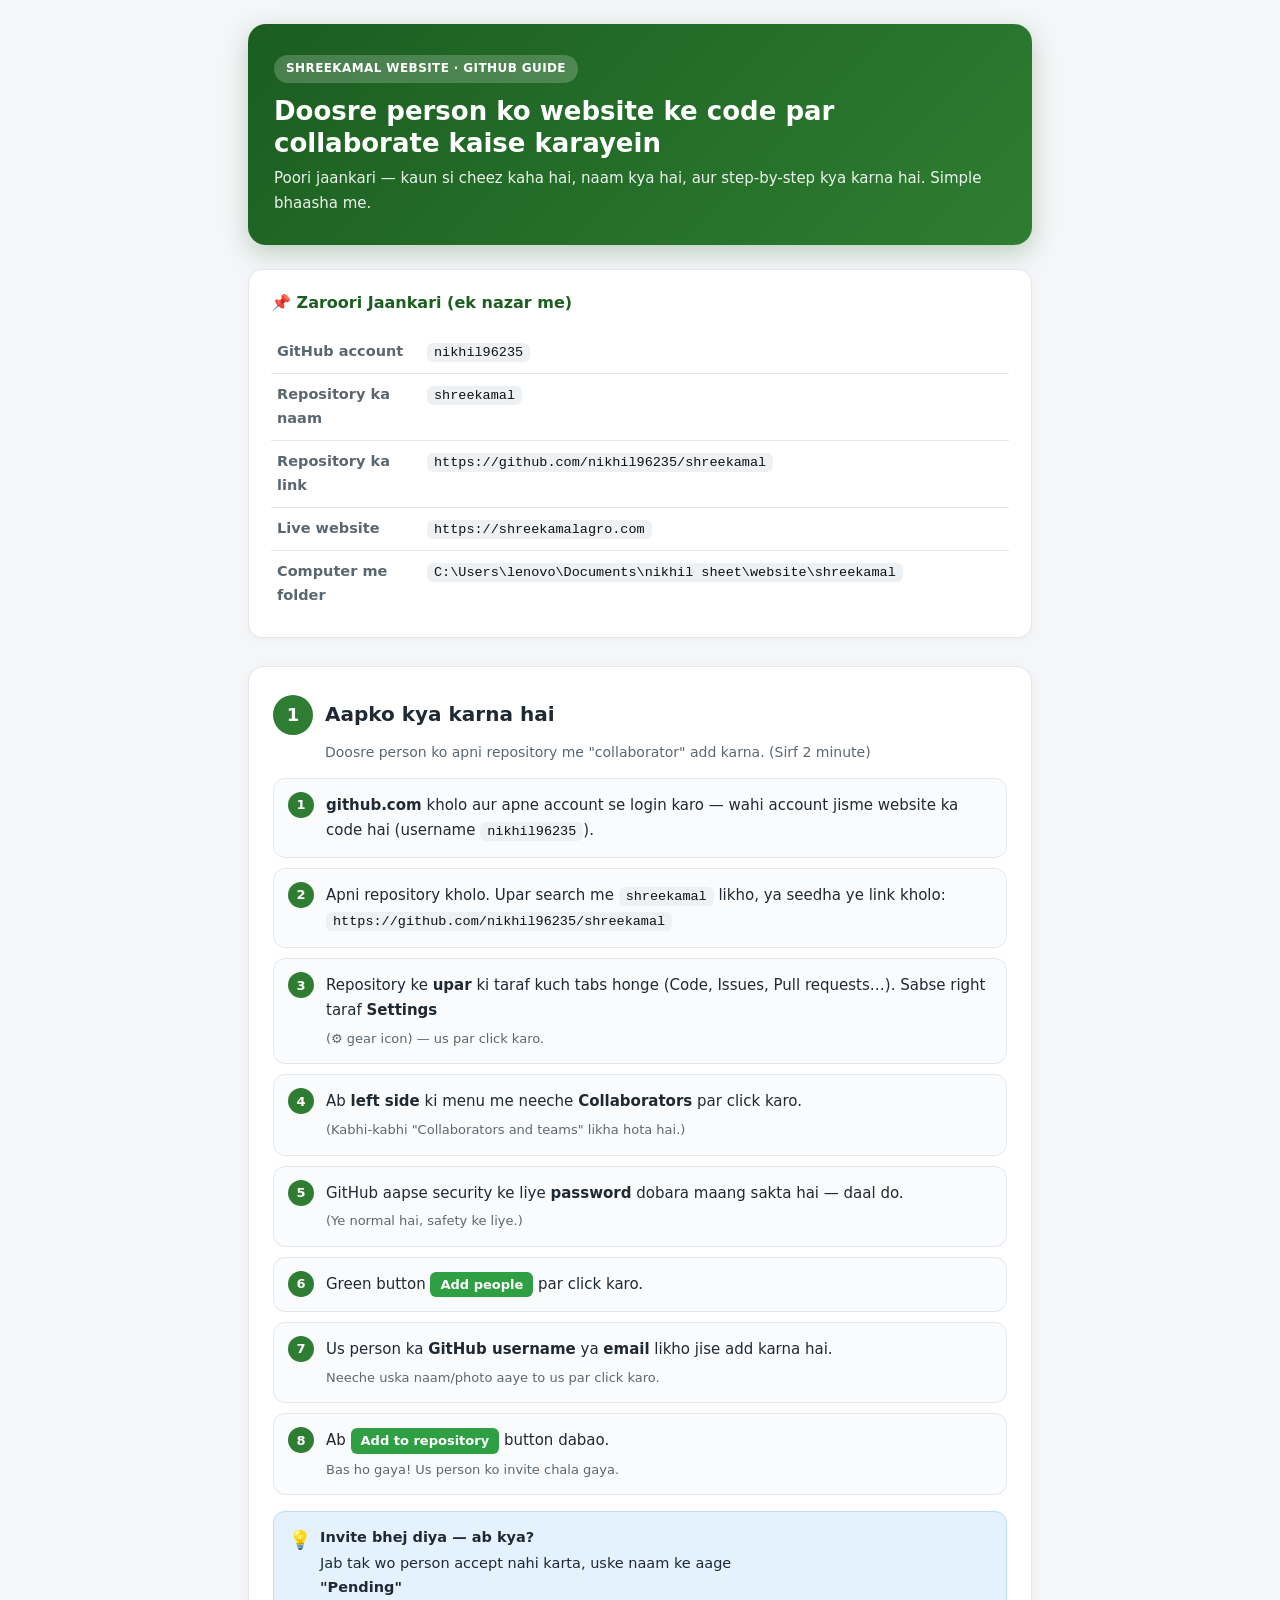
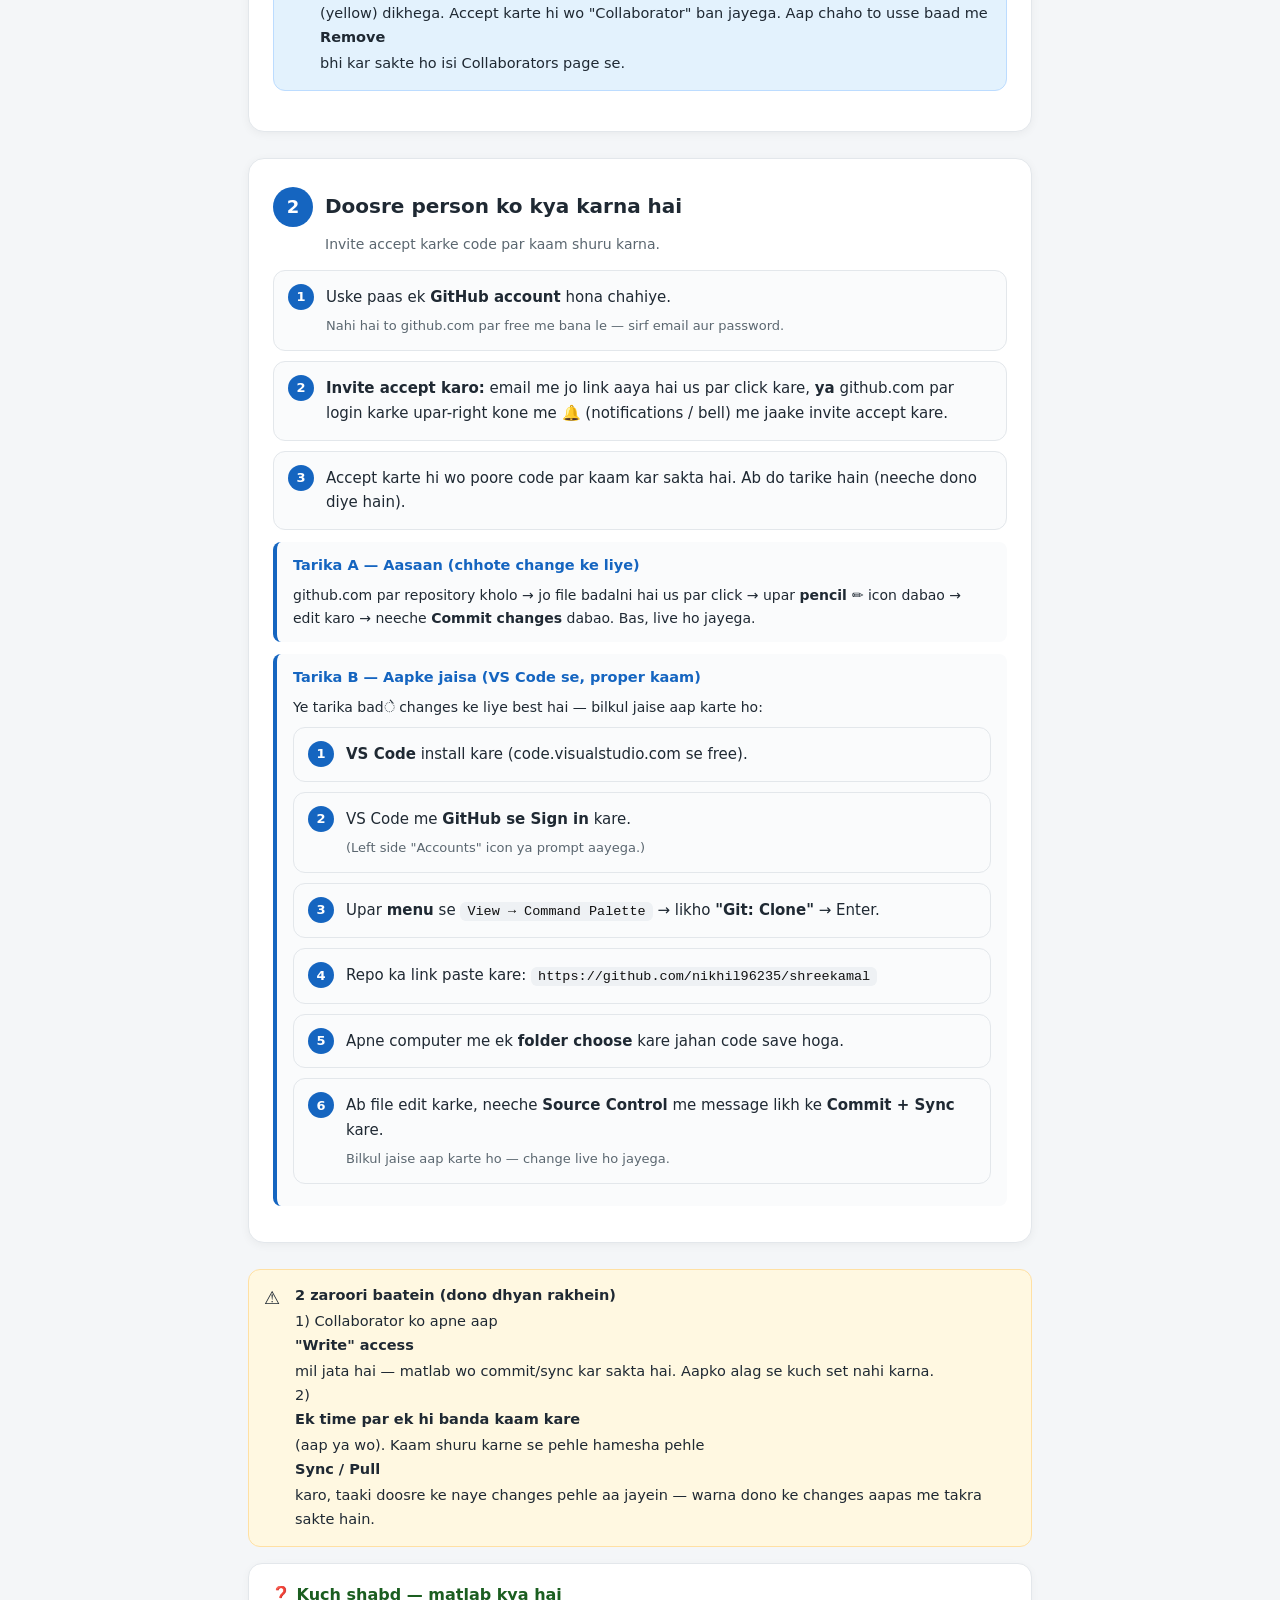
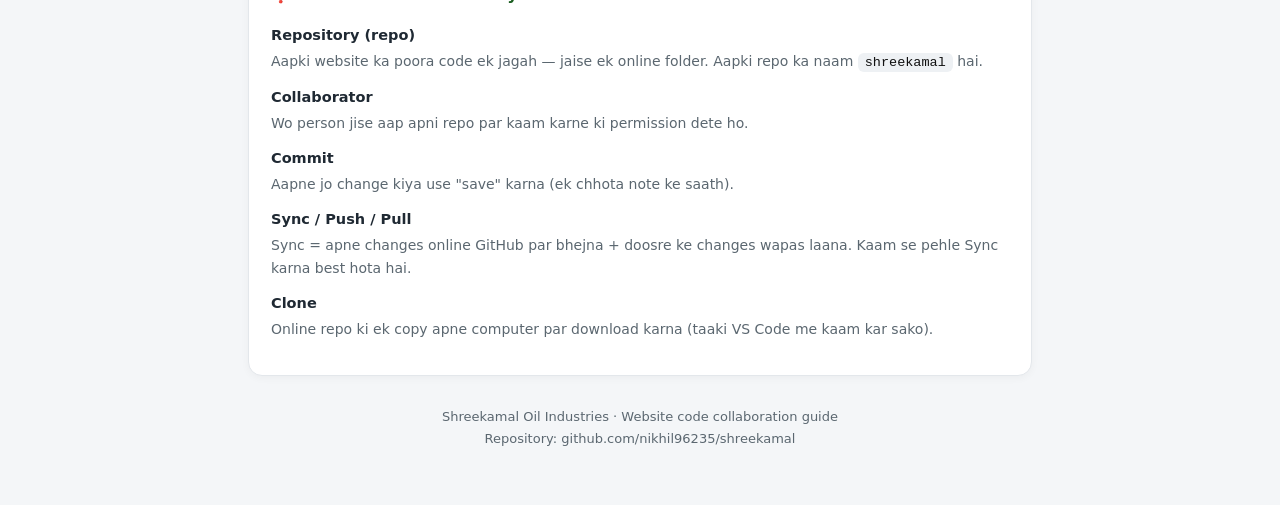
<file: github-collaborate-guide.html>
<!DOCTYPE html>
<html lang="en">
<head>
<meta charset="UTF-8"/>
<meta name="viewport" content="width=device-width, initial-scale=1.0"/>
<title>GitHub Collaborate Guide — Shreekamal</title>
<style>
  :root{
    --green:#2e7d32; --green-d:#1b5e20; --green-l:#e8f5e9;
    --blue:#1565c0; --blue-l:#e3f2fd;
    --amber:#b26a00; --amber-l:#fff8e1;
    --ink:#1f2933; --muted:#5b6770; --line:#e3e7eb;
    --card:#ffffff; --bg:#f4f6f8;
  }
  *{box-sizing:border-box;}
  body{margin:0;font-family:'Segoe UI',system-ui,-apple-system,sans-serif;background:var(--bg);color:var(--ink);line-height:1.65;}
  .wrap{max-width:820px;margin:0 auto;padding:24px 18px 60px;}
  header.top{background:linear-gradient(135deg,var(--green-d),var(--green));color:#fff;border-radius:18px;padding:30px 26px;margin-bottom:24px;box-shadow:0 8px 24px rgba(27,94,32,.25);}
  header.top h1{margin:0 0 6px;font-size:26px;line-height:1.25;}
  header.top p{margin:0;opacity:.92;font-size:15px;}
  .badge{display:inline-block;background:rgba(255,255,255,.2);padding:4px 12px;border-radius:20px;font-size:12px;font-weight:600;letter-spacing:.4px;margin-bottom:12px;}

  .refbox{background:var(--card);border:1px solid var(--line);border-radius:14px;padding:20px 22px;margin-bottom:28px;box-shadow:0 2px 8px rgba(0,0,0,.04);}
  .refbox h2{margin:0 0 14px;font-size:16px;color:var(--green-d);display:flex;align-items:center;gap:8px;}
  .reftable{width:100%;border-collapse:collapse;font-size:14.5px;}
  .reftable td{padding:9px 6px;border-bottom:1px solid var(--line);vertical-align:top;}
  .reftable tr:last-child td{border-bottom:none;}
  .reftable td.k{color:var(--muted);width:150px;font-weight:600;}
  .reftable td.v{font-weight:500;word-break:break-word;}
  code{background:#eef1f4;padding:2px 7px;border-radius:6px;font-family:'Consolas',monospace;font-size:13.5px;color:#111;}

  section.part{background:var(--card);border-radius:16px;padding:6px 24px 24px;margin-bottom:26px;box-shadow:0 2px 10px rgba(0,0,0,.05);border:1px solid var(--line);}
  .part-head{display:flex;align-items:center;gap:12px;margin:22px 0 6px;}
  .part-num{flex:none;width:40px;height:40px;border-radius:50%;display:grid;place-items:center;font-weight:700;font-size:18px;color:#fff;}
  .part-a .part-num{background:var(--green);}
  .part-b .part-num{background:var(--blue);}
  .part-head h2{margin:0;font-size:20px;}
  .part-sub{font-size:14px;color:var(--muted);margin:0 0 8px 52px;}

  ol.steps{counter-reset:s;list-style:none;padding:0;margin:14px 0 0;}
  ol.steps>li{position:relative;padding:14px 16px 14px 52px;margin-bottom:10px;background:#fafbfc;border:1px solid var(--line);border-radius:12px;font-size:15px;}
  ol.steps>li::before{counter-increment:s;content:counter(s);position:absolute;left:14px;top:13px;width:26px;height:26px;border-radius:50%;background:var(--ink);color:#fff;font-size:13px;font-weight:700;display:grid;place-items:center;}
  .part-a ol.steps>li::before{background:var(--green);}
  .part-b ol.steps>li::before{background:var(--blue);}
  ol.steps b{color:var(--ink);}
  .hint{display:block;margin-top:5px;font-size:13px;color:var(--muted);}
  .btnlike{display:inline-block;background:#2ea043;color:#fff;padding:2px 10px;border-radius:6px;font-size:13px;font-weight:600;}

  .callout{border-radius:12px;padding:14px 16px 14px 46px;position:relative;margin:16px 0;font-size:14.5px;}
  .callout::before{position:absolute;left:15px;top:13px;font-size:18px;}
  .callout.warn{background:var(--amber-l);border:1px solid #ffe0a3;}
  .callout.warn::before{content:"⚠️";}
  .callout.tip{background:var(--blue-l);border:1px solid #bcdcff;}
  .callout.tip::before{content:"💡";}
  .callout b{display:block;margin-bottom:2px;}

  .subway{background:#fafbfc;border-left:4px solid var(--blue);border-radius:8px;padding:12px 16px;margin:12px 0;}
  .subway h4{margin:0 0 6px;font-size:14.5px;color:var(--blue);}
  .subway p{margin:0;font-size:14px;}

  .glossary{background:var(--card);border:1px solid var(--line);border-radius:14px;padding:18px 22px;box-shadow:0 2px 8px rgba(0,0,0,.04);}
  .glossary h2{margin:0 0 12px;font-size:16px;color:var(--green-d);}
  .glossary dt{font-weight:700;margin-top:12px;font-size:14.5px;}
  .glossary dd{margin:2px 0 0;color:var(--muted);font-size:14px;}
  footer.ft{text-align:center;color:var(--muted);font-size:13px;margin-top:30px;}
  @media print{body{background:#fff;}section.part,.refbox,.glossary{box-shadow:none;}}
</style>
</head>
<body>
<div class="wrap">

  <header class="top">
    <div class="badge">SHREEKAMAL WEBSITE · GITHUB GUIDE</div>
    <h1>Doosre person ko website ke code par<br/>collaborate kaise karayein</h1>
    <p>Poori jaankari — kaun si cheez kaha hai, naam kya hai, aur step-by-step kya karna hai. Simple bhaasha me.</p>
  </header>

  <!-- QUICK REFERENCE -->
  <div class="refbox">
    <h2>📌 Zaroori Jaankari (ek nazar me)</h2>
    <table class="reftable">
      <tr><td class="k">GitHub account</td><td class="v"><code>nikhil96235</code></td></tr>
      <tr><td class="k">Repository ka naam</td><td class="v"><code>shreekamal</code></td></tr>
      <tr><td class="k">Repository ka link</td><td class="v"><code>https://github.com/nikhil96235/shreekamal</code></td></tr>
      <tr><td class="k">Live website</td><td class="v"><code>https://shreekamalagro.com</code></td></tr>
      <tr><td class="k">Computer me folder</td><td class="v"><code>C:\Users\lenovo\Documents\nikhil sheet\website\shreekamal</code></td></tr>
    </table>
  </div>

  <!-- PART 1 -->
  <section class="part part-a">
    <div class="part-head"><div class="part-num">1</div><h2>Aapko kya karna hai</h2></div>
    <p class="part-sub">Doosre person ko apni repository me "collaborator" add karna. (Sirf 2 minute)</p>
    <ol class="steps">
      <li><b>github.com</b> kholo aur apne account se login karo — wahi account jisme website ka code hai (username <code>nikhil96235</code>).</li>
      <li>Apni repository kholo. Upar search me <code>shreekamal</code> likho, ya seedha ye link kholo:<br/><code>https://github.com/nikhil96235/shreekamal</code></li>
      <li>Repository ke <b>upar</b> ki taraf kuch tabs honge (Code, Issues, Pull requests…). Sabse right taraf <b>Settings</b> <span class="hint">(⚙️ gear icon) — us par click karo.</span></li>
      <li>Ab <b>left side</b> ki menu me neeche <b>Collaborators</b> par click karo. <span class="hint">(Kabhi-kabhi "Collaborators and teams" likha hota hai.)</span></li>
      <li>GitHub aapse security ke liye <b>password</b> dobara maang sakta hai — daal do. <span class="hint">(Ye normal hai, safety ke liye.)</span></li>
      <li>Green button <span class="btnlike">Add people</span> par click karo.</li>
      <li>Us person ka <b>GitHub username</b> ya <b>email</b> likho jise add karna hai. <span class="hint">Neeche uska naam/photo aaye to us par click karo.</span></li>
      <li>Ab <span class="btnlike">Add to repository</span> button dabao. <span class="hint">Bas ho gaya! Us person ko invite chala gaya.</span></li>
    </ol>
    <div class="callout tip">
      <b>Invite bhej diya — ab kya?</b>
      Jab tak wo person accept nahi karta, uske naam ke aage <b>"Pending"</b> (yellow) dikhega. Accept karte hi wo "Collaborator" ban jayega. Aap chaho to usse baad me <b>Remove</b> bhi kar sakte ho isi Collaborators page se.
    </div>
  </section>

  <!-- PART 2 -->
  <section class="part part-b">
    <div class="part-head"><div class="part-num">2</div><h2>Doosre person ko kya karna hai</h2></div>
    <p class="part-sub">Invite accept karke code par kaam shuru karna.</p>
    <ol class="steps">
      <li>Uske paas ek <b>GitHub account</b> hona chahiye. <span class="hint">Nahi hai to github.com par free me bana le — sirf email aur password.</span></li>
      <li><b>Invite accept karo:</b> email me jo link aaya hai us par click kare, <b>ya</b> github.com par login karke upar-right kone me 🔔 (notifications / bell) me jaake invite accept kare.</li>
      <li>Accept karte hi wo poore code par kaam kar sakta hai. Ab do tarike hain (neeche dono diye hain).</li>
    </ol>

    <div class="subway">
      <h4>Tarika A — Aasaan (chhote change ke liye)</h4>
      <p>github.com par repository kholo → jo file badalni hai us par click → upar <b>pencil ✏️</b> icon dabao → edit karo → neeche <b>Commit changes</b> dabao. Bas, live ho jayega.</p>
    </div>

    <div class="subway">
      <h4>Tarika B — Aapke jaisa (VS Code se, proper kaam)</h4>
      <p style="margin-bottom:8px;">Ye tarika badे changes ke liye best hai — bilkul jaise aap karte ho:</p>
      <ol class="steps" style="margin-top:4px;">
        <li><b>VS Code</b> install kare (code.visualstudio.com se free).</li>
        <li>VS Code me <b>GitHub se Sign in</b> kare. <span class="hint">(Left side "Accounts" icon ya prompt aayega.)</span></li>
        <li>Upar <b>menu</b> se <code>View → Command Palette</code> → likho <b>"Git: Clone"</b> → Enter.</li>
        <li>Repo ka link paste kare: <code>https://github.com/nikhil96235/shreekamal</code></li>
        <li>Apne computer me ek <b>folder choose</b> kare jahan code save hoga.</li>
        <li>Ab file edit karke, neeche <b>Source Control</b> me message likh ke <b>Commit + Sync</b> kare. <span class="hint">Bilkul jaise aap karte ho — change live ho jayega.</span></li>
      </ol>
    </div>
  </section>

  <!-- WARNINGS -->
  <div class="callout warn">
    <b>2 zaroori baatein (dono dhyan rakhein)</b>
    1) Collaborator ko apne aap <b>"Write" access</b> mil jata hai — matlab wo commit/sync kar sakta hai. Aapko alag se kuch set nahi karna.<br/>
    2) <b>Ek time par ek hi banda kaam kare</b> (aap ya wo). Kaam shuru karne se pehle hamesha pehle <b>Sync / Pull</b> karo, taaki doosre ke naye changes pehle aa jayein — warna dono ke changes aapas me takra sakte hain.
  </div>

  <!-- GLOSSARY -->
  <div class="glossary">
    <h2>❓ Kuch shabd — matlab kya hai</h2>
    <dl>
      <dt>Repository (repo)</dt>
      <dd>Aapki website ka poora code ek jagah — jaise ek online folder. Aapki repo ka naam <code>shreekamal</code> hai.</dd>
      <dt>Collaborator</dt>
      <dd>Wo person jise aap apni repo par kaam karne ki permission dete ho.</dd>
      <dt>Commit</dt>
      <dd>Aapne jo change kiya use "save" karna (ek chhota note ke saath).</dd>
      <dt>Sync / Push / Pull</dt>
      <dd>Sync = apne changes online GitHub par bhejna + doosre ke changes wapas laana. Kaam se pehle Sync karna best hota hai.</dd>
      <dt>Clone</dt>
      <dd>Online repo ki ek copy apne computer par download karna (taaki VS Code me kaam kar sako).</dd>
    </dl>
  </div>

  <footer class="ft">
    Shreekamal Oil Industries · Website code collaboration guide<br/>
    Repository: github.com/nikhil96235/shreekamal
  </footer>

</div>
</body>
</html>
</file>
